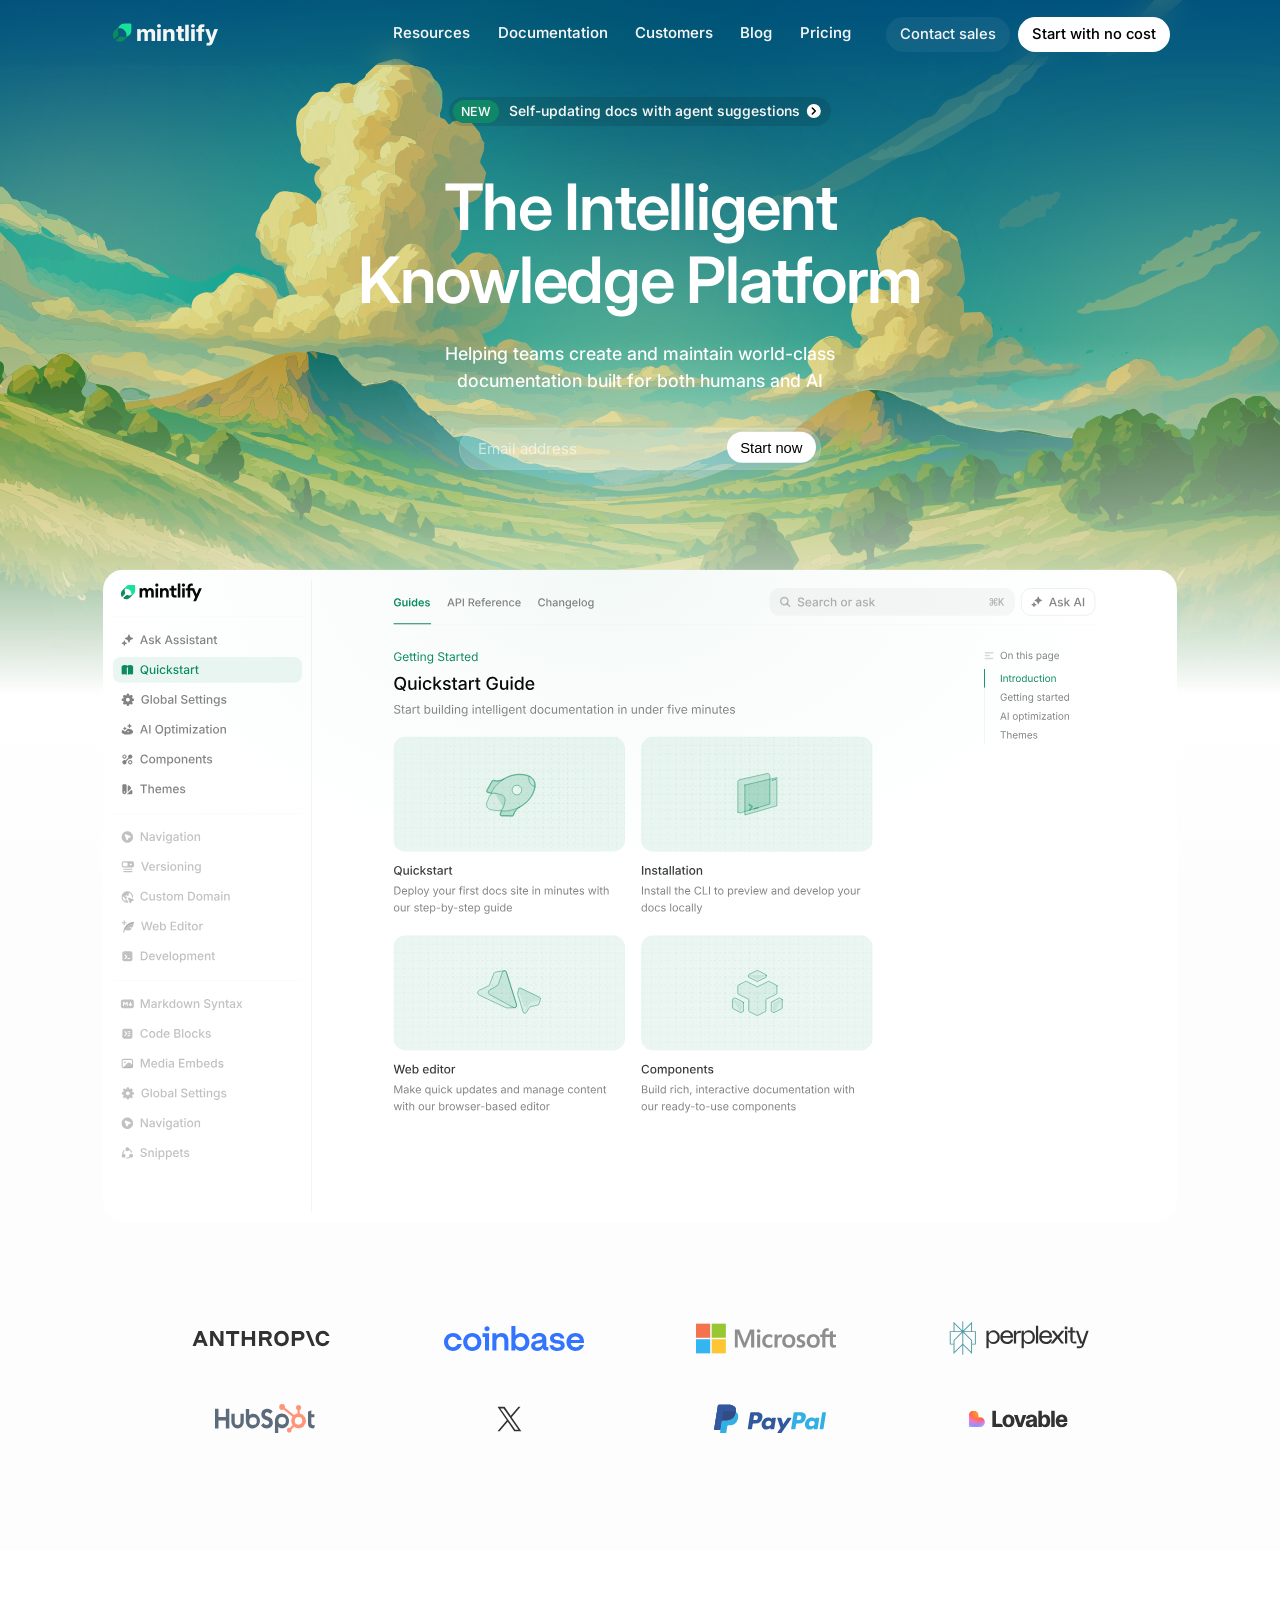
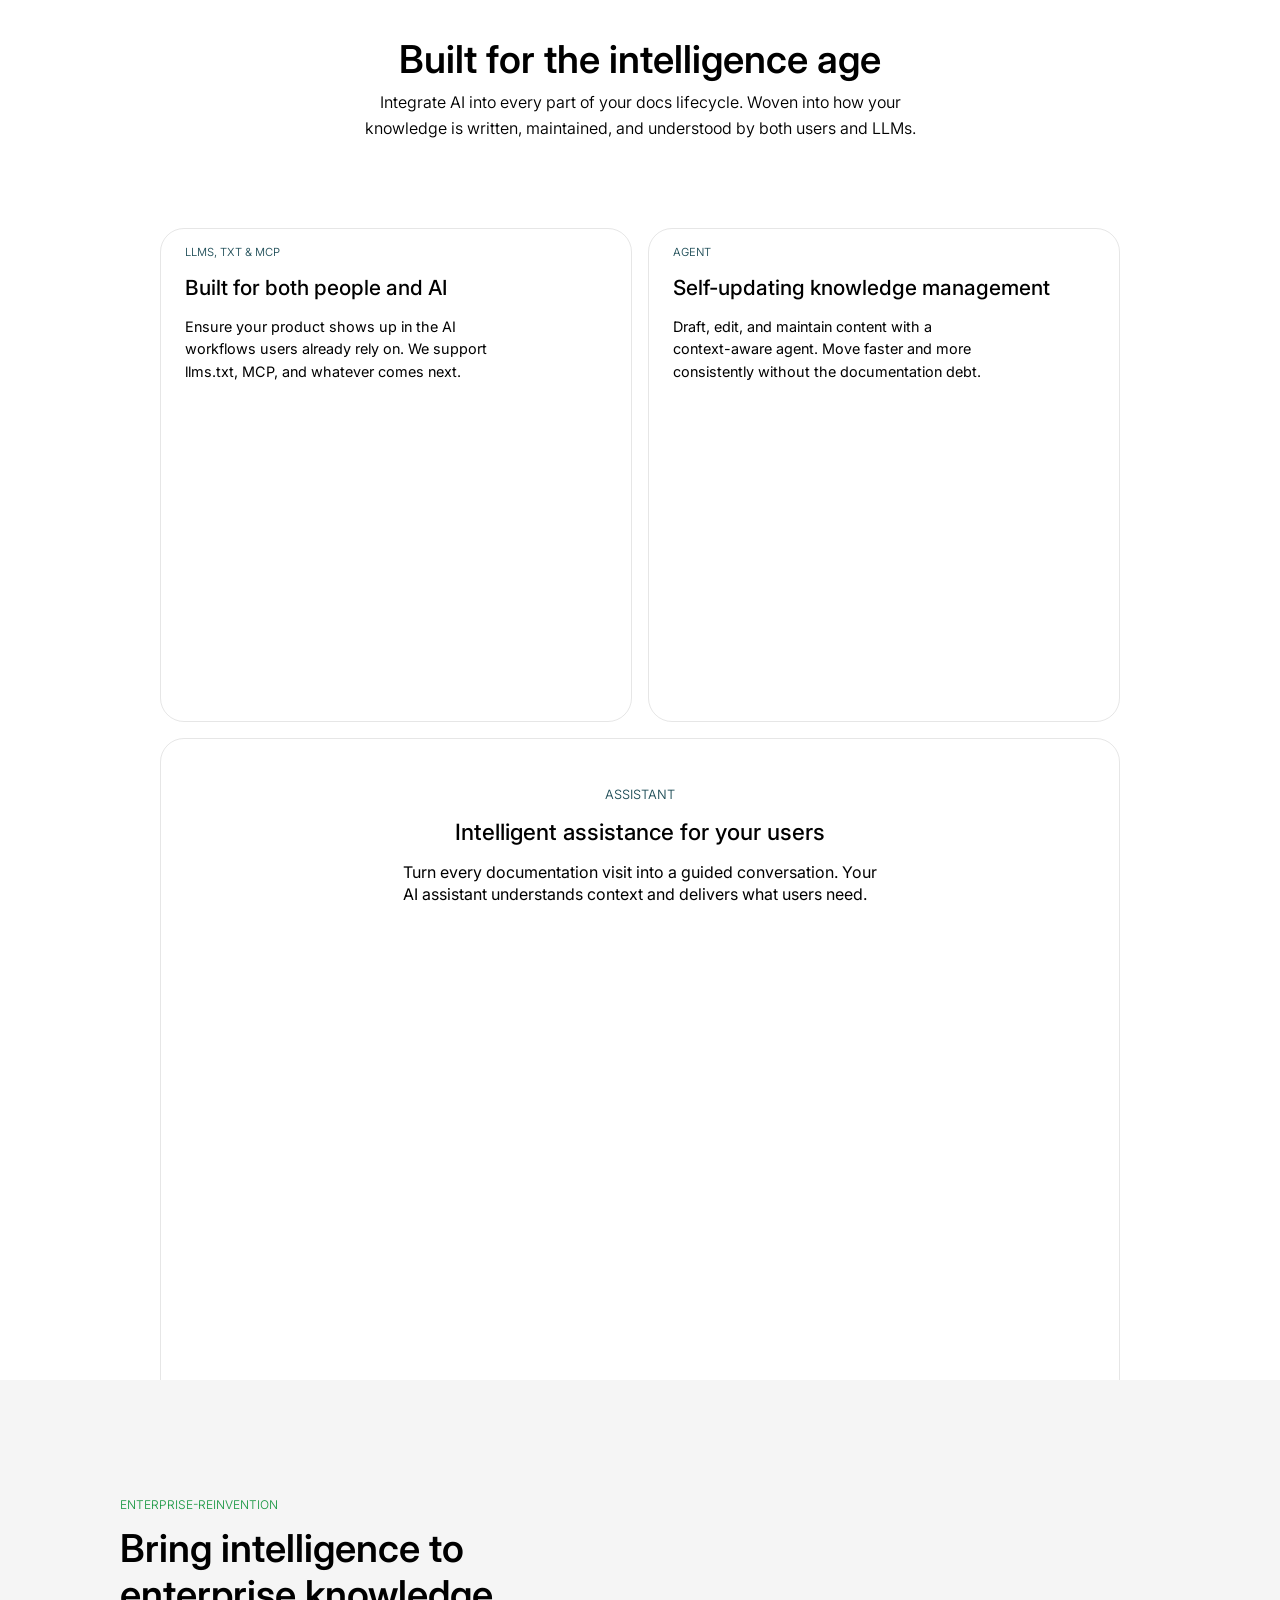
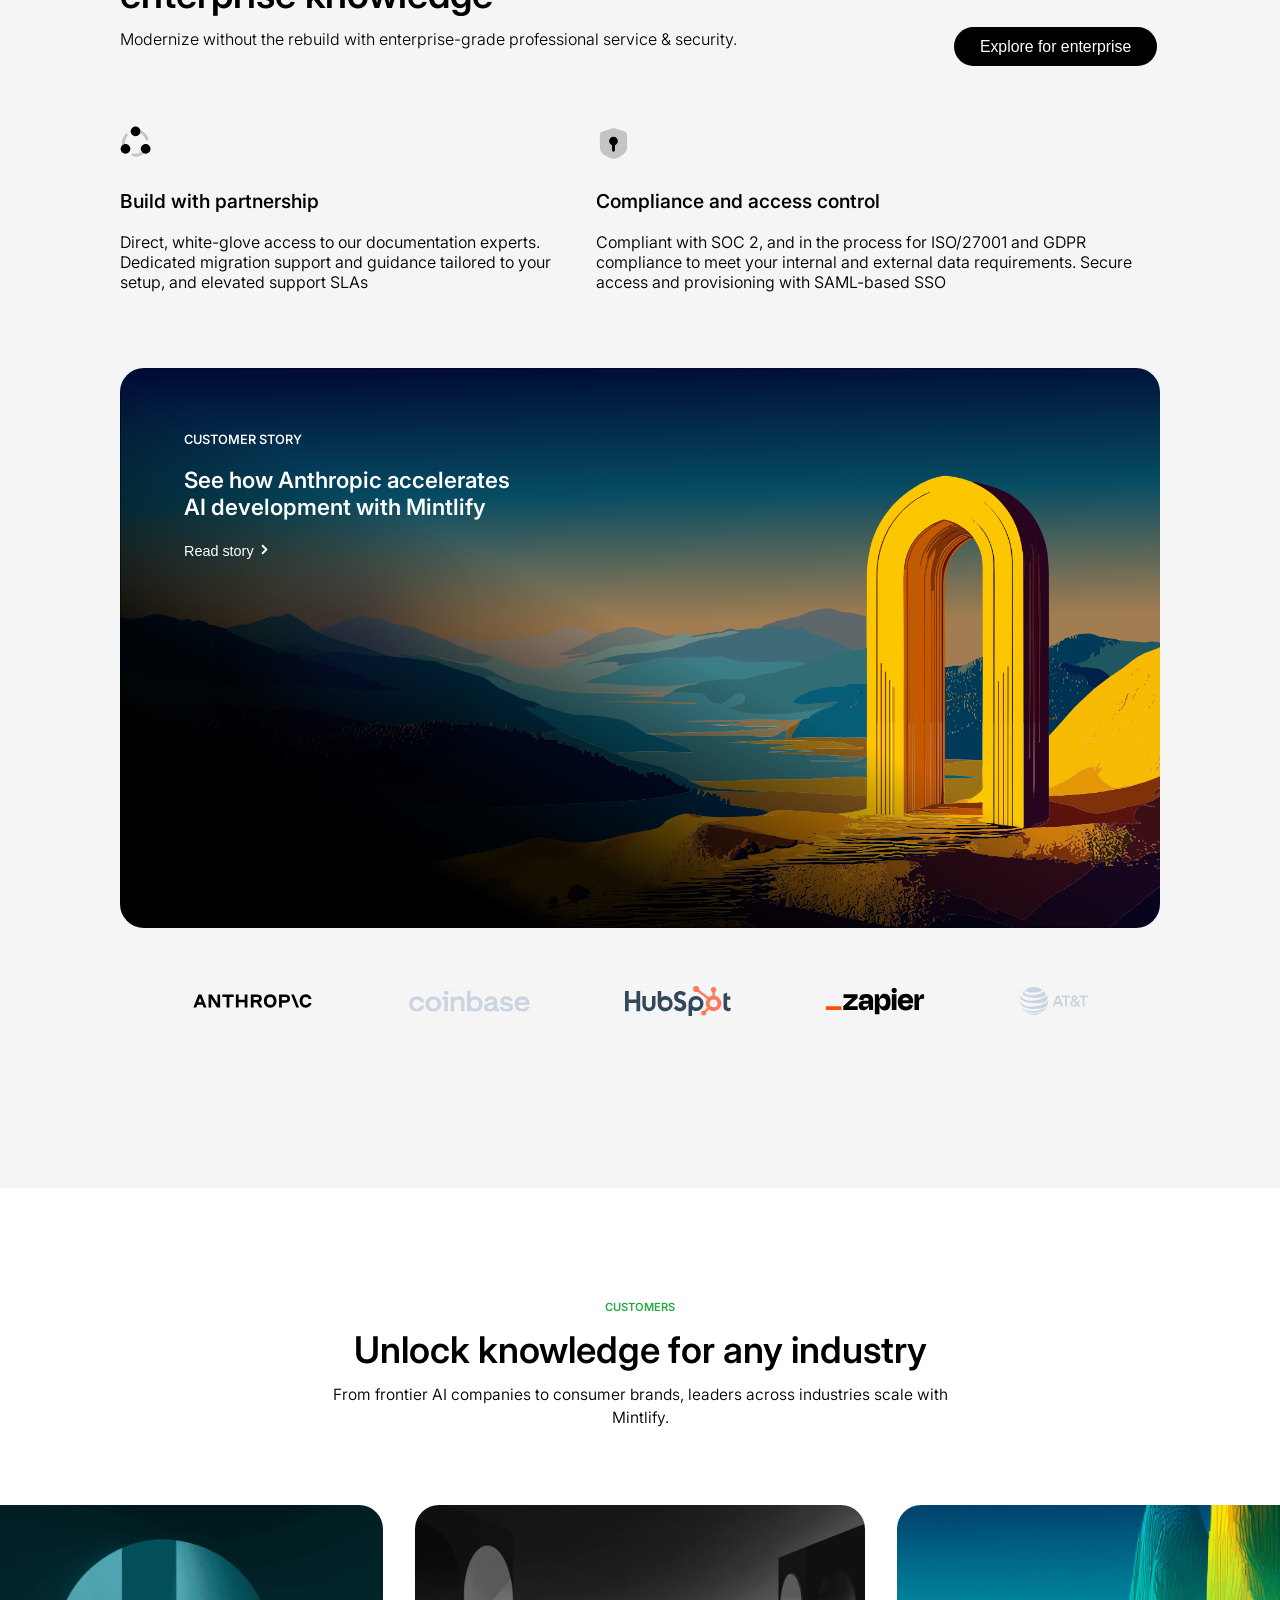
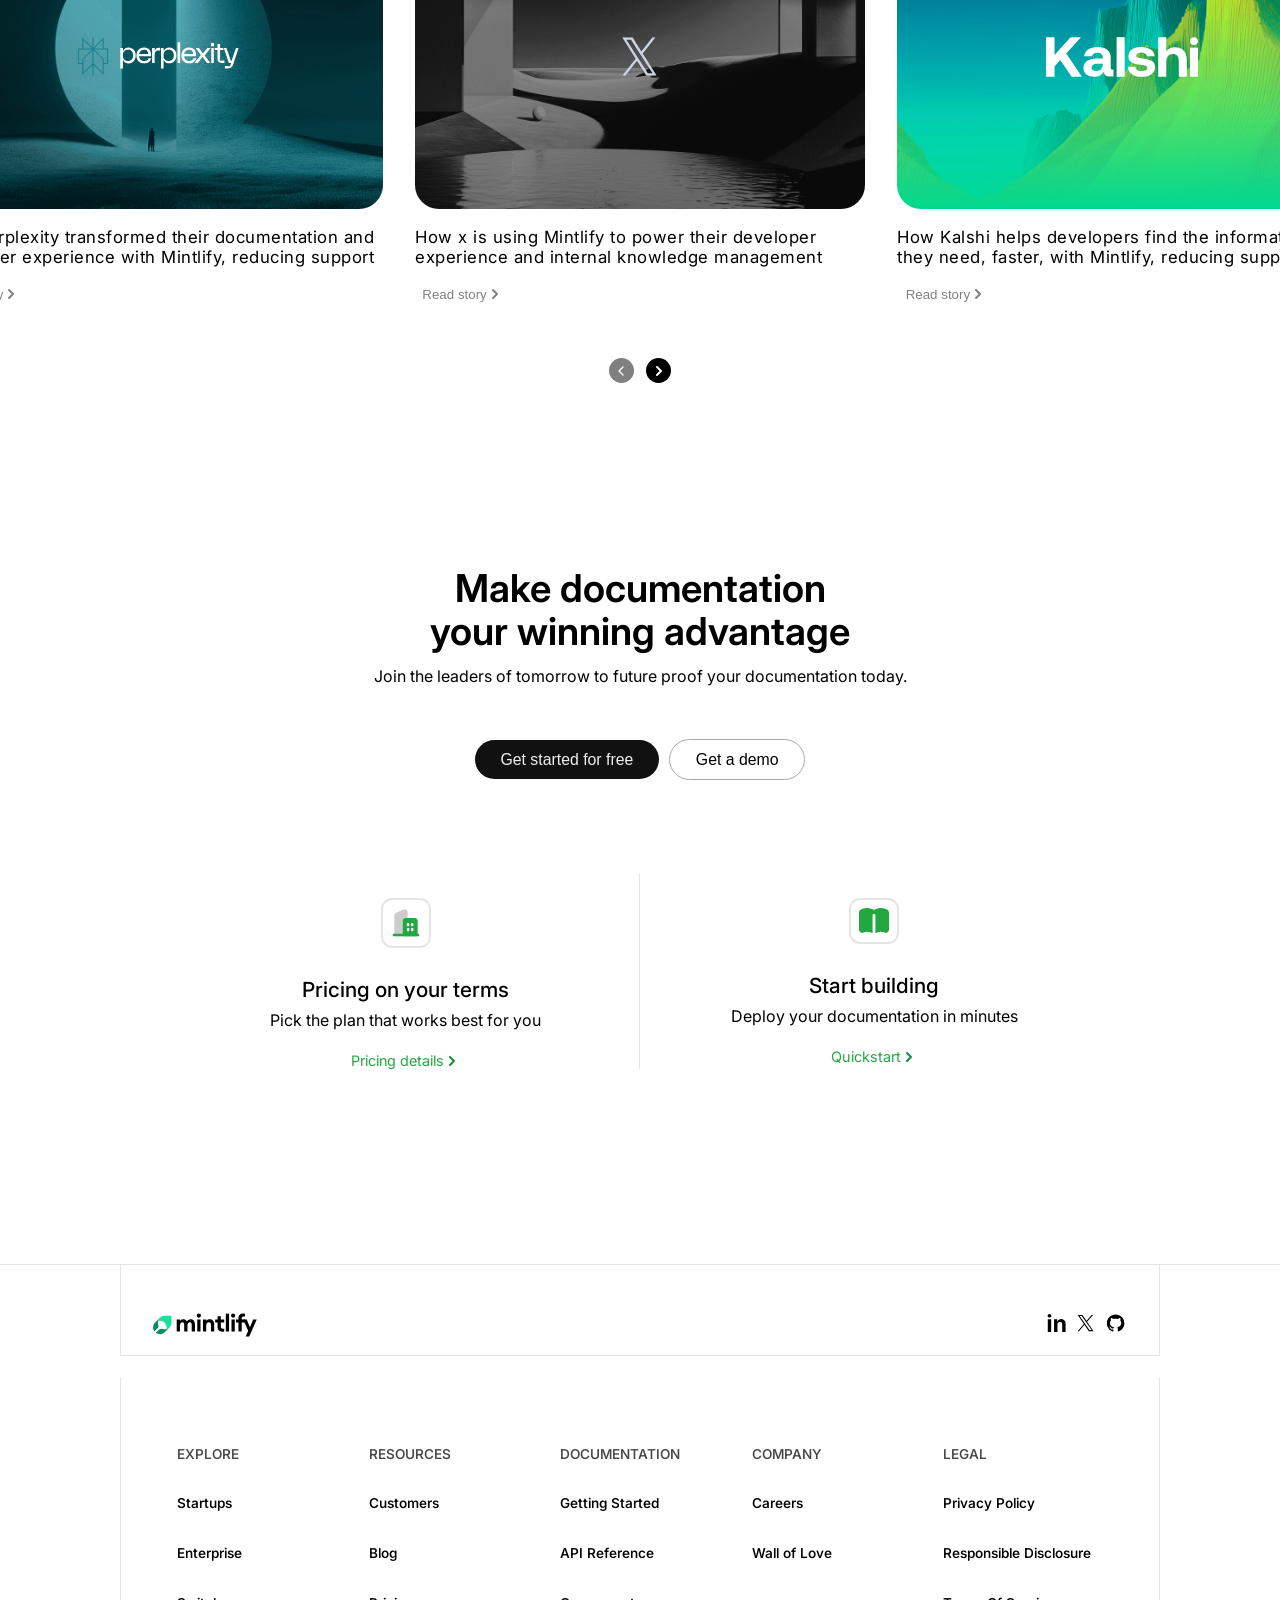
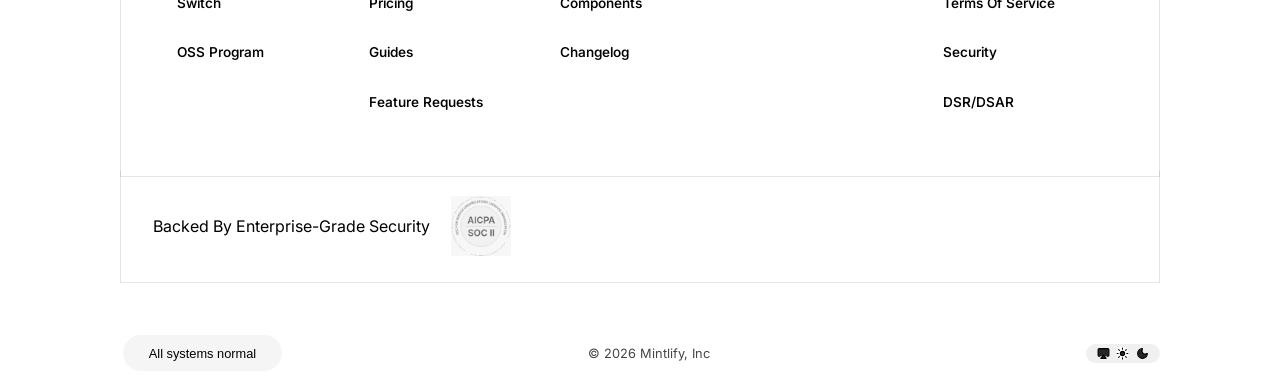
<file: index.html>
<!doctype html>
<html lang="en">

<head>
	<meta charset="UTF-8" />
	<meta name="viewport" content="width=device-width, initial-scale=1.0" />
	<link rel="stylesheet" href="style.css" />
	<link rel="icon" href="assets/favicon.svg">

	<title>Mintlify</title>
</head>

<body>
	<header>
		<div class="nav">
			<div>
				<div class="logo">
					<img src="assets/mintlify-icon.svg" height="19px"><span>mintlify</span>
				</div>
				<div class="button1">
					<button>Resources</button>
					<button>Documentation</button>
					<button>Customers</button>
					<button>Blog</button>
					<button>Pricing</button>
				</div>
			</div>
			<div class="button2">
				<button>Contact sales</button>
				<button>Start with no cost</button>
			</div>
		</div>
		</div>
	</header>



	<section class="hero">
		<img src="assets/bg-light.svg" class="bgimage" alt="bgimage">
		<div class="grad"></div>
		<div class="content">
			<a href="#" class="badge">
				<span>NEW</span>
				<p> Self-updating docs with agent suggestions </p>
				<div class="imgbox"> <img src="assets/chevron-right.svg" alt=">"> </div>

			</a>

			<div class="text">
				<h1 class="heading"> <span>The Intelligent </span> <span>Knowledge Platform</span>
			</div>
			<div class="subtext">
				<h2 class="subheading"> <span> Helping teams create and maintain world-class</span> <span> documentation
						built for both humans
						and AI </span></h2>
			</div>
			<div class="email">
				<form>
					<input type="text" placeholder="Email address" />
					<button>Start now</button>
				</form>
			</div>
			<div class="heroimage">
				<img src="assets/hero-image-light.svg" alt="hero image">
			</div>


		</div>
	</section>

	<main>
		<section class="sponsors">
			<div class="sponsorlogos">
				<img src="assets/anthropic.svg" alt="anthropic">
				<img src="assets/coinbase.svg" alt="coinbase">
				<img src="assets/microsoft.svg" alt="microsoft">
				<img src="assets/pp.svg" alt="perplexity">
				<img src="assets/hubspot.svg" alt="hubspot">
				<img src="assets/x-dark.svg" alt="x">
				<img src="assets/paypal.svg" alt="paypal">
				<img src="assets/lovable.svg" alt="lovable">
			</div>

		</section>

		<section class="desc">
			<strong>Built for the intelligence age</strong>
			<span>Integrate AI into every part of your docs lifecycle. Woven into how your</span><span> knowledge is
				written,
				maintained, and understood by both users and LLMs.</span>
		</section>

		<section class="vid">
			<div class="feat">
				<div class="feat1">
					<h4>LLMS, TXT & MCP</h4>
					<h5>Built for both people and AI</h5>
					<div>
						<span>Ensure your product shows up in the AI</span>
						<span>workflows users already rely on. We support</span>
						<span>llms.txt, MCP, and whatever comes next.</span>
					</div>
					<video width="90%" autoplay muted loop>
						<source src="assets/v1.mp4" type="video/mp4">
					</video>

				</div>
				<div class="feat2">
					<h4>AGENT</h4>
					<h5>
						Self-updating knowledge management
					</h5>
					<div>
						<span>Draft, edit, and maintain content with a </span>
						<span> context-aware agent. Move faster and more </span>
						<span> consistently without the documentation debt.</span>
					</div>

					<video width="90%" autoplay muted loop>
						<source src="assets/v2.mp4" type="video/mp4">
					</video>
				</div>
				<div class="feat3">
					<h4>ASSISTANT</h4>
					<h5> Intelligent assistance for your users </h5>
					<div>
						<span> Turn every documentation visit into a guided conversation. Your</span>
						<span> AI assistant understands context and delivers what users need. </span>
					</div>
					<video width="90%" autoplay muted loop>
						<source src="assets/v3.mp4" type="video/mp4">
					</video>
				</div>
			</div>
		</section>
		<section class="enter">
			<div class="entercontent">
				<div class="top">
					<div class="txt">
						<p style="color: #1A9843; font-size: 0.75rem; ">ENTERPRISE-REINVENTION</p>
						<h4><span>Bring intelligence to </span> <span> enterprise knowledge</span></h4>
						<p>Modernize without the rebuild with enterprise-grade professional service & security.</p>
					</div>
					<div>
						<button><span>Explore for enterprise</span></button>
					</div>
				</div>
				<div class="mid">
					<div>
						<div>
							<img src="assets/shareit.svg" alt="shareit">
						</div>
						<span>Build with partnership</span>
						<p>Direct, white-glove access to our documentation experts. Dedicated migration support and
							guidance
							tailored to your setup, and elevated support SLAs</p>
					</div>
					<div>

						<div>
							<img src="assets/sec.svg" alt="secure">
						</div>
						<span> Compliance and access control </span>
						<p>Compliant with SOC 2, and in the process for ISO/27001 and GDPR compliance to meet your
							internal and external data requirements. Secure access and provisioning with SAML-based SSO
						</p>
					</div>
				</div>
				<div class="bot">
					<div class="botcont">
						<div class="head">
							<span>CUSTOMER STORY</span>
						</div>
						<div class="body">
							<span>See how Anthropic accelerates</span>
							<span>AI development with Mintlify</span>
						</div>

						<div class="foot">
							<button>
								<span>Read story</span>
								<div>
									<img src="assets/chevron-right-light.svg" alt="">
								</div>

							</button>
						</div>

					</div>
				</div>
				<div class="brands">
					<img src="assets/anthropic.svg" alt="anthropic">
					<img src="assets/coingrey.svg" alt="">
					<img src="assets/hubspot.svg" alt="">
					<img src="assets/zapi.svg" alt="">
					<img src="assets/att.svg" alt="">
				</div>

		</section>
		<section class="cards">
			<div class="title">
				<span>CUSTOMERS</span>
				<h4>Unlock knowledge for any industry</h4>
				<span>From frontier AI companies to consumer brands, leaders across industries scale with
				</span><span>Mintlify.</span>
			</div>
			<div class="card">
				<div class="card1">
					<div>
						<img src="assets/pp_white.svg" alt="">
					</div>
					<span>
						How Perplexity transformed their documentation and developer experience with Mintlify, reducing
						support
					</span>
				</div>
				<div class="card2">
					<div>
						<img src="assets/x.svg" alt="">
					</div>
					<span>
						How x is using Mintlify to power their developer experience and internal knowledge management
					</span>
				</div>
				<div class="card3">
					<div>
						<img src="assets/kalshi.svg" alt="">
					</div>
					<span>
						How Kalshi helps developers find the information they need, faster, with Mintlify, reducing
						support

					</span>
				</div>
			</div>
			<div class="read">
				<div>
					<button id="first">Read story <img src="assets/chevron-right-grey.svg" alt=""></button>
				</div>
				<div>
					<button id="second">Read story <img src="assets/chevron-right-grey.svg" alt=""></button>
				</div>
				<div>
					<button id="third">Read story <img src="assets/chevron-right-grey.svg" alt=""></button>
				</div>
			</div>
			<div class="btn">
				<button>
					<img src="assets/chevron-left.svg" alt="">
				</button>
				<button>
					<img src="assets/chevron-right-light.svg" alt="">

				</button>

			</div>
		</section>
		<section class="cta">
			<div class="ctacontent">
				<div class="ctatext">
					<strong>Make documentation</strong>
					<strong>your winning advantage</strong>
					<p>Join the leaders of tomorrow to future proof your documentation today.</p>
				</div>
				<div class="ctabtn">
					<button onclick="window.location.href='welcome.html'">Get started for free</button>
					<button>Get a demo</button>
				</div>

				<div class="ctagrid">
					<div>
						<div>
							<img src="assets/building.svg" alt="">
						</div>
						<strong>Pricing on your terms</strong>
						<span>Pick the plan that works best for you</span>
						<div class="ctabtns">
							<a href="#">Pricing details</a>
							<div> <img src="assets/chevron-right-green.svg" alt=""> </div>

						</div>
					</div>
					<div>
						<div>
							<img src="assets/book.svg" alt="">
						</div>
						<strong>Start building</strong>
						<span>Deploy your documentation in minutes</span>
						<div class="ctabtns">
							<a href="#">Quickstart</a>
							<div> <img src="assets/chevron-right-green.svg" alt=""> </div>

						</div>
					</div>
				</div>
			</div>

		</section>

	</main>

	<footer>
		<div class="content">
			<div class="head">
				<div class="logo">
					<img src="assets/mintu.svg" alt="">
				</div>
				<div>
					<div>
						<img src="assets/linkedin.svg" alt="">
					</div>
					<div>
						<img src="assets/x-dark.svg" alt="">
					</div>
					<div><img src="assets/guthib.svg" alt=""></div>
				</div>
			</div>
			<div class="body">
				<div class="table">
					<a href="#" style="color:#474747">EXPLORE</a>
					<a href="#" style="color:#474747 ;" >RESOURCES</a>
					<a href="#" style="color:#474747 ;" >DOCUMENTATION</a>
					<a href="#" style="color:#474747 ;" >COMPANY</a>
					<a href="#" style="color:#474747 ;" >LEGAL</a>
					<a href="#">Startups</a>
					<a href="#">Customers</a>
					<a href="#">Getting Started</a>
					<a href="#">Careers</a>
					<a href="#">Privacy Policy</a>
					<a href="#">Enterprise</a>
					<a href="#">Blog</a>
					<a href="#">API Reference</a>
					<a href="#">Wall of Love</a>
					<a href="#">Responsible Disclosure</a>
					<a href="#">Switch</a>
					<a href="#">Pricing</a>
					<a href="#">Components</a>
					<a href="#" id="terms">Terms Of Service</a>
					<a href="#">OSS Program</a>
					<a href="#">Guides</a>
					<a href="#">Changelog</a>
					<a href="#" id="security">Security</a>
					<a href="#" id="fr">Feature Requests</a>
					<a href="#" id="dsar">DSR/DSAR</a>
				</div>
			</div>

			<div class="foot">
				<span>Backed By Enterprise-Grade Security</span>
				<div>
					<img src="assets/fotogo.png" alt="">
				</div>
			</div>
			<div class="footest">
				<div class="first">
						<button>All systems normal</button>
					</div>
				<div class="second">
						<span>© 2026 Mintlify, Inc</span>
					</div>
				<div class="third">
						<div class="theme">
							<img src="assets/monitor.svg" alt="">
							<img src="assets/sun.svg" alt="">
							<img src="assets/moon.svg" alt="">
						</div>
					</div>
			</div>
		</div>
	</footer>
	</div>
</body>

</html>
</file>
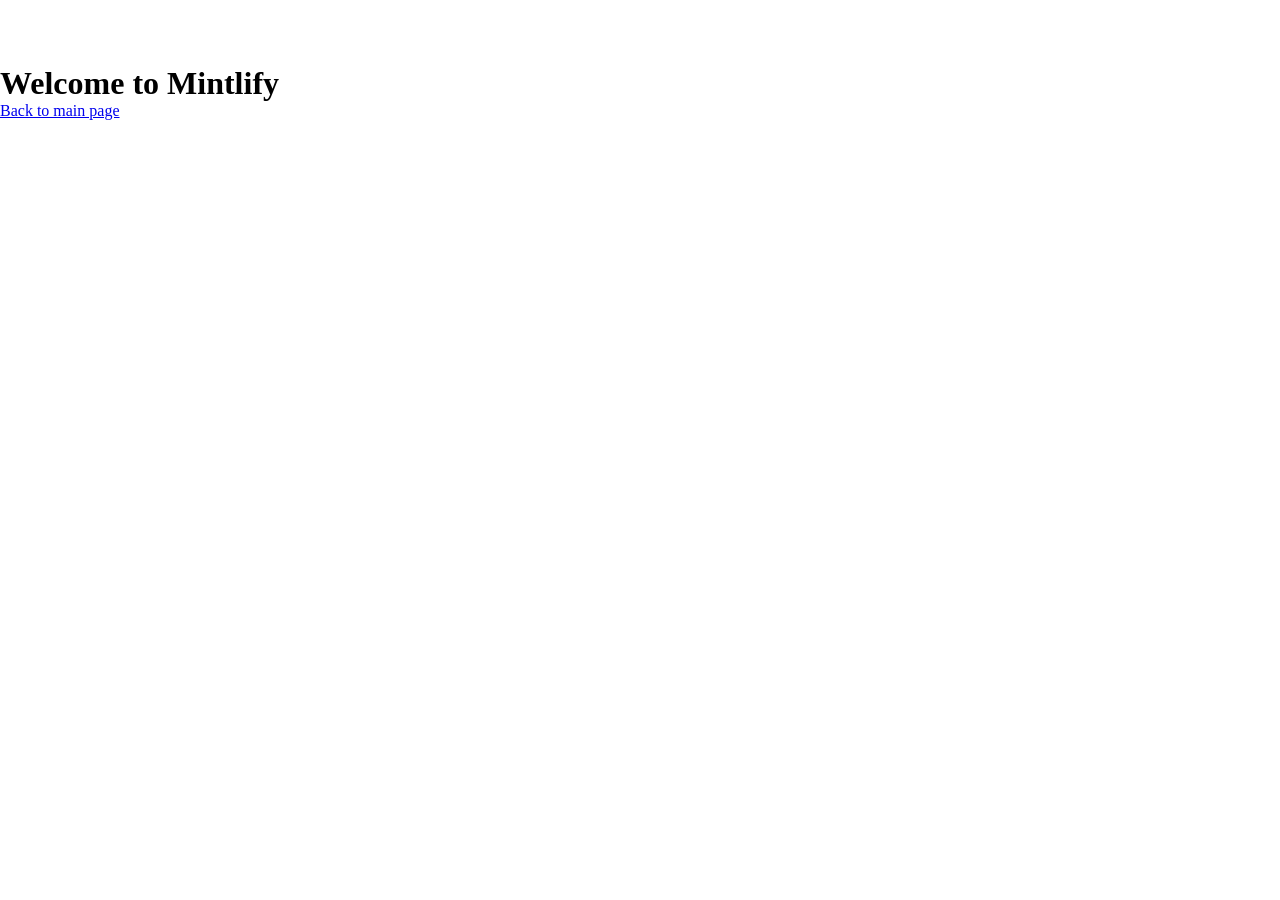
<file: welcome.html>
<!doctype html><html lang="en"><head><meta charset="UTF-8" /><meta name="viewport" content="width=device-width, initial-scale=1.0" /><link rel="stylesheet" href="style.css" /><link rel="icon" href="assets/favicon.svg"><title>Welcome to Mintlify</title></head><body><div class="content"><h1>Welcome to Mintlify</h1><a href="index.html">Back to main page</a></div></body></html>
</file>
<file: style.css>
@import url("https://fonts.googleapis.com/css2?family=Geist+Mono:wght@100..900&family=Inter:ital,opsz,wght@0,14..32,100..900;1,14..32,100..900&display=swap");

:root {
	--bg-color: #f4f5f4;
	--color-darkgreen: #1d4c56;
	--color-lightgreen: #45bc97;
	--color-badge: #96b099;
	--color-brown: #b4ab48;
	--color-darkbrown: #88600e;
	--color-lightbrown: #d1d092;
	--color-subheading: #08090acc;
	--color-blue: #3a88c8;
	--color-sky: #004d74;
	--color-lightpink: #bca794;
	--color-black: #000;
	--font-family: "Inter", sans-serif;

	--text-white: #f4f5f4;
}

* {
	/* restting user-agent stylesheet */
	margin: 0;
	padding: 0;
	box-sizing: border-box;
}

/* --------------------navbar------------------- */
header {
	position: fixed;
	overflow: hidden;
	top: 0;
	left: 0;
	width: 100%;
	border: 3px solid transparent;
	height: 65px;
	z-index: 100;
	backdrop-filter: blur(14px);
}

.nav {
	display: grid;
	border: 3px solid transparent;
	margin: 0 auto;
	grid-template-columns: 2.5fr 1fr;
	align-items: center;
	height: 100%;
	width: 1067px;
	position: sticky;
	top: 0;
	background-color: transparent;
	font-family: var(--font-family);

	z-index: 1;
}

.nav> :nth-child(1) {
	display: flex;
	justify-content: space-between;
	border: 3px solid transparent;
}

.nav> :nth-child(2) {
	display: flex;
	justify-content: flex-end;
	height: 60%;
	gap: 0.5rem;
}

.button1 {
	display: flex;
	justify-content: space-between;
}

.button1>button {
	padding: 8px 13.7px;
	border: none;
	background-color: transparent;
	color: var(--text-white);
	border-radius: 5px;
	cursor: pointer;
	font-family: var(--font-family);
	font-size: 15px;
	font-weight: 550;
	transition: background-color 0.3s ease;
}

.button1>button:hover {
	border-radius: 20px;
	background-color: rgba(255, 255, 255, 0.06);
}

.button2>button {
	height: 35px;
	display: flex;
	align-items: center;
	justify-content: center;
	padding: 7px 14px;
	border: none;
	color: var(--text-white);
	border-radius: 3.6px;
	cursor: pointer;
	font-family: var(--font-family);
	font-weight: 510;
	border-radius: 20px;
	transition: background-color 0.3s ease;
}

.button2>button:first-child {
	background-color: rgba(255, 255, 255, 0.06);
	font-size: 0.92rem;
}

.button2>button:last-child {
	background-color: rgba(255, 255, 255);
	font-size: 0.92rem;
	color: #000;
}

.button2>button:last-child:hover {
	background-color: rgba(215, 215, 225);
}

.nav> :nth-child(1)> :nth-child(1) {
	display: flex;
	align-items: center;
	gap: 4px;
	justify-content: space-between;
	font-family: var(--font-family);
	font-size: 1.4rem;
	font-weight: 750;
	color: var(--text-white);
	cursor: pointer;
}

/* ---------------navbar-ends------------- */

.hero {
	position: relative;
	isolation: isolate;
	height: 100vh;
	width: 100%;
}

.bgimage {
	position: absolute;
	top: -164px;
	left: 50%;
	transform: translateX(-50%);
	width: 100%;
	z-index: -1;
}

.content {
	position: relative;
	top: 65px;
	height: 32rem;
}

/*--------- badge starts ---------*/
.badge {
	display: flex;
	justify-content: space-between;
	padding: 0.18rem 0.25rem;
	padding-right: 0.5rem;
	align-items: center;
	position: absolute;
	top: 2rem;
	left: 50%;
	transform: translate(-50%);
	background-color: rgba(0, 0, 0, 0.11);
	border-radius: 1rem;
	font-family: var(--font-family);
	font-size: 0.78rem;
	font-weight: 550;
	gap: 0.6rem;
	text-decoration: none;
	color: var(--text-white);
}

.badge:hover {
	background-color: rgba(50, 50, 50, 0.11);
}

.badge>span {
	background-color: #108766;
	border-radius: 0.9rem;
	padding: 0.25rem 0.5rem;
}

.badge>p {
	font-size: 0.87rem;
}

.badge>.imgbox {
	display: flex;
	align-items: center;
	justify-content: center;
	align-self: center;
	background-color: #fff;
	border-radius: 100%;
	transform: translateX(-15%);
	width: 14px;
	height: 14px;
}

.badge>.imgbox>img {
	width: 12px;
}

/*----------------- badge ends ---------------*/

.hero>.content>.text {
	position: absolute;
	top: 20%;
	display: flex;
	justify-content: center;
	width: 100%;
}

.hero>.content>.text>h1>span {
	display: block;
}

.hero>.content>.text>h1> :last-child {
	transform: translateY(-0.25rem);
}

.hero>.content>.text>h1 {
	font-family: var(--font-family);
	font-size: 4rem;
	letter-spacing: -0.02em;
	font-weight: 600;
	color: #fff;
	border: 1px solid transparent;
	width: 50rem;
	text-align: center;
}

.hero>.content>.subtext {
	position: absolute;
	top: 50.45%;
	display: flex;
	justify-content: center;
	width: 100%;
	padding: 0.5rem 0;
}

.hero>.content>.subtext>h2>span {
	display: block;
}

.hero>.content>.subtext>h2> :last-child {
	transform: translateY(-0.15rem);
}

.hero>.content>.subtext>h2 {
	width: 50rem;
	border: 1px solid transparent;
	padding: 0.5rem 0;
	font-family: var(--font-family);
	color: #fff;
	text-align: center;
	font-size: 1.11rem;
	font-weight: 480;
	line-height: 1.8rem;
}

/* --------- text area ends --------- */

.content>.email {
	position: absolute;
	top: 68.5%;
	display: flex;
	justify-content: center;
	width: 100%;
	padding: 0.5rem 0;
}

.content>.email>form {
	position: relative;
	z-index: 0;
	display: flex;
	height: 2.5rem;
	width: 22.5rem;
	transform: translateY(0.3rem);

	gap: 0.5rem;
}

.content>.email>form>input {
	width: 100%;
	height: 100%;
	padding: 0.5rem 1.1rem;
	background-color: rgba(255, 255, 255, 0.2);
	border: none;
	border-radius: 1.5rem;
	box-shadow: 0 0 0 1px rgba(255, 255, 255, 0.3);
	font-family: var(--font-family);
	font-size: 0.92rem;
}

.content>.email>form>input::placeholder {
	color: rgba(255, 255, 255, 0.6);
	font-size: 0.94rem;
}

.content>.email>form>button {
	z-index: 1;
	padding: 0.48rem 0.85rem;
	position: absolute;
	right: 0.25rem;
	top: 0.2rem;
	border: none;
	background-color: #fff;
	border-radius: 1.1rem;
	font-size: 0.92rem;
	font-weight: 500;
}

.content>.heroimage {
	display: flex;
	justify-content: center;
	top: 80%;
	position: absolute;
	bottom: 0;
	width: 100%;
	height: auto;
}

.content>.heroimage>img {
	transform: translateY(5.9rem);
	position: absolute;
	border-radius: 1.3rem;
	width: auto;
	height: 653px;
}

.grad {
	background-image: linear-gradient(to bottom,
			rgba(244, 245, 244, 0) 0%,
			rgba(244, 245, 244, 1) 30%);
	position: absolute;
	transform: translateY(650px);
	bottom: 0;
	width: 100%;
	height: 100%;
	opacity: 0.2;
}

/* --------- hero section ends --------- */

main {
	position: absolute;
	top: 1220px;
	width: 100%;
}

.sponsors {
	display: flex;
	justify-content: center;
	align-content: center;
	position: absolute;
	width: 100%;
	height: 20rem;
}

.sponsorlogos>img {
	width: 140px;
	height: auto;
	justify-self: center;
	opacity: 0.8;
	transition: opacity 0.3s ease;
}

.sponsorlogos> :nth-child(5) {
	width: 100px;
	height: 30px;
	align-self: center;
}

.sponsorlogos> :nth-child(6) {
	width: 100px;
	height: 30px;
	align-self: center;
	transform: translateX(0.5rem);
}

.sponsorlogos> :nth-child(7) {
	width: 140px;
	height: 40px;
	align-self: center;
	transform: translateX(0.8rem);
}

.sponsorlogos> :nth-child(8) {
	width: 100px;
	height: 30px;
	align-self: center;
	transform: translateX(0.2rem);
}

.sponsorlogos {
	padding: 2rem 0.87rem;
	display: flex;
	flex-wrap: wrap;
	justify-content: space-evenly;
	column-gap: 6rem;
	row-gap: 2rem;
	position: absolute;
	width: 60rem;
	top: 20%;
	bottom: 20%;
	color: white;
}

/* --------- sponsors section ends --------- */

.desc {
	padding: 0.5rem 0.25rem;
	display: flex;
	flex-direction: column;
	justify-content: center;
	align-items: center;
	position: absolute;
	top: 25rem;
	width: 100%;
	padding: 0.5rem 0;
	font-family: var(--font-family);
}

.desc>strong {
	margin: 0.5rem 0;
	margin-bottom: 0.2rem;
	font-size: 2.4rem;
	font-weight: 580;
	color: var(--color-black);
	margin-bottom: 0.5rem;
}

.desc>span {
	font-size: 1rem;
	font-weight: 350;
	line-height: 1.6rem;
	color: var(--color-black);
	text-align: center;
}

/** -------- descirption section ends --------- */

.vid {
	font-family: var(--font-family);
	position: absolute;
	top: 35rem;
	width: 100%;
	height: 75rem;
	display: flex;
	justify-content: center;
}

.vid>.feat {
	display: grid;
	gap: 1rem;
	grid-template-columns: 1fr 1fr;
	grid-template-rows: 2.5fr 3fr;
	margin: 3rem 0;
	width: 60rem;
}

.vid>.feat>div {
	padding: 1rem 1.5rem;
	border: 1px solid rgba(128, 128, 128, 0.2);
	border-radius: 1.5rem;
}

.vid>.feat>div>h4 {
	font-size: 0.7rem;
	color: var(--color-darkgreen);
	font-weight: 340;
}

.vid>.feat>div>h5 {
	font-size: 1.3rem;
	margin: 1rem 0;
	font-weight: 500;
}

.vid>.feat>div>div>span {
	display: block;
	font-size: 0.9rem;
	line-height: 1.4rem;
}

.vid>.feat>.feat3 {
	grid-column: 1 / 3;
	display: flex;
	flex-direction: column;
	align-items: center;
}

.vid>.feat>div>video {
	margin-top: 5rem;
	margin-left: 1rem;
}

.vid>.feat>.feat2>video {
	margin-top: 8rem;
}

.vid>.feat>.feat3>video {
	margin-top: 5rem;
}

.vid>.feat>.feat3>h5 {
	font-size: 1.4rem;
}

.vid>.feat>.feat3>h4 {
	font-size: 0.8rem;
}

.vid>.feat>.feat3>div>span {
	font-size: 1rem;
}

.vid>.feat>.feat3 {
	padding-top: 3rem;
}

/* --------- video section ends --------- */

.enter {
	position: absolute;
	background-color: #f5f5f5;
	top: 110rem;
	width: 100%;
	height: 88rem;
	display: flex;
	justify-content: center;
	font-family: var(--font-family);
}

.enter>.entercontent {
	position: relative;
	padding: 6.5rem 0;
	display: flex;
	flex-direction: column;
	align-items: center;
	gap: 1.5rem;
	width: 65rem;
}

.enter>.entercontent>.top {
	width: 100%;
}

.enter>.entercontent>.mid>div>img {
	height: 24px;
}

.enter>.entercontent>.mid {
	margin: 2.5rem 0;
	display: flex;
	justify-content: center;
	gap: 1.5rem;
}

.enter>.entercontent>.bot {
	color: #fff;
	display: flex;
	justify-content: flex-start;
	height: 35rem;
	width: 100%;
	background-image: url("assets/entr.png");
	background-size: cover;

	border-radius: 1.5rem;
}

.top>.txt>h4>span {
	display: block;
	font-size: 2.4rem;
	font-weight: 580;
}

.top>.txt>h4 {
	margin: 0.8rem 0;
}

.top>.txt>p {
	margin: 0.8rem 0;
	font-weight: 320;
}

.top>div>button {
	color: #fff;
	position: absolute;
	right: 0.2rem;
	transform: translateY(-35px);
	padding: 0.65rem 1.6rem;
	border: none;
	background-color: rgba(0, 0, 0, 1);
	border-radius: 1.5rem;
	font-size: 0.99rem;
	font-weight: 500;
}

/* --------- enter section top ends --------- */

.mid {
	display: flex;
	justify-self: center;
}

.mid>div {
	display: flex;
	flex-direction: column;
	align-items: start;
	gap: 0.5rem;
}

.mid>div>div>img {
	width: 35px;
}

.mid>div>span {
	font-size: 1.2rem;
	font-weight: 550;
	margin-top: 1rem;
}

.mid>div>p {
	margin: 0.7rem 0;
	font-weight: 350;
}

.bot {
	padding: 4rem;
}

.botcont>.head {
	font-size: 0.8rem;
	font-weight: 550;
	margin-bottom: 0.5rem;
}

.botcont>.body>span {
	display: block;
	font-size: 1.4rem;
	font-weight: 580;
}

.botcont>.body {
	margin: 1.2rem 0;
}

.botcont>.foot>button {
	display: flex;
	justify-content: space-between;
	align-items: center;
	background: none;
	border: none;
	gap: 0.2rem;
}

.botcont>.foot>button>span {
	color: #fff;
	font-size: 0.9rem;
	font-weight: 450;
	line-height: 1.5rem;
}

.botcont>.foot>button>div>img {
	width: 15px;
}

.brands {
	border: 1px solid rgba(255, 255, 255, 0.3);
	display: flex;
	width: 100%;
	justify-content: space-evenly;
	align-items: center;
	gap: 1.5rem;
	margin-top: 2rem;
}

/* --------- enterprise section ends --------- */

.cards {
	position: absolute;
	top: 196rem;
	width: 100%;
	display: flex;
	flex-direction: column;
	align-items: center;
	font-family: var(--font-family);
}

.cards>.title {
	display: flex;
	flex-direction: column;
	align-items: center;
	font-size: 1.4rem;
	font-weight: 580;
	margin-top: 9rem;
	margin-bottom: 2.5rem;
}

.cards>.title>span {
	display: block;
	font-size: 0.7rem;
	margin-bottom: 0.8rem;
	font-weight: 580;
	color: #23a841;
}

.cards>.title>h4 {
	font-size: 2.3rem;
	font-weight: 580;
	margin-bottom: 0.8rem;
}

.cards>.title> :nth-child(3) {
	font-size: 0.97rem;
	font-weight: 350;
	margin-bottom: 0.3rem;
	color: #000;
}

.cards>.title> :nth-child(4) {
	font-size: 0.97rem;
	font-weight: 350;
	color: #000;
}

.cards>.card {
	display: flex;
	justify-content: space-around;
	gap: 2rem;
	padding: 1.5rem 1rem;
	border-radius: 1.5rem;
	border: 1px solid rgba(255, 255, 255, 0.3);
	height: auto;
}

.cards>.card>div>div>img {
	height: 40px;
}

.cards>.card>div {
	position: relative;
	height: 380px;
	width: 450px;
}

.cards>.card>div>div {
	display: flex;
	justify-content: center;
	align-items: center;
	position: absolute;
	width: 100%;
	height: 80%;
	border-radius: 1.5rem;
}

.cards>.card>div>span {
	position: absolute;
	width: 100%;
	bottom: 4%;
	padding: 0.2rem 0;
	letter-spacing: 0.03em;
	font-size: 1.05rem;
	font-weight: 400;
}

.cards>.card>.card1>div {
	background-image: url("assets/blue.png");
	background-size: cover;
}

.cards>.card>.card2>div {
	background-image: url("assets/black.png");
	background-size: cover;
}

.cards>.card>.card3>div {
	background-image: url("assets/green.png");
	background-size: cover;
}

.read {
	display: grid;
	grid-template-columns: 1fr 1fr 1fr;
	transform: translateY(-1.5rem);
	width: 1450px;
}

.read>div>button {
	display: flex;
	justify-content: center;
	align-items: center;
	background: none;
	color: #808088;
	border: none;
}

.read>div>button:hover {
	color: var(--color-darkgreen);
}

.read>div>button>img {
	width: 16px;
}

#first {
	margin-left: 1.5rem;
}

#second {
	margin-left: 1.5rem;
}

#third {
	margin-left: 1.5rem;
}

.cards>.btn {
	display: flex;
}

.cards>.btn>button {
	display: flex;
	justify-content: center;
	align-items: center;
	margin: 2rem 0.4rem;
	background-color: rgba(0, 0, 0, 1);
	border: none;
	height: 25px;
	width: 25px;
	outline: none;
	border-radius: 100%;
	font-size: 0.99rem;
	font-weight: 500;
	color: #fff;
}

.cards>.btn>button>img {
	width: 16px;
}

.cards>.btn> :first-child {
	background-color: grey;
}

/* --------- cards section ends --------- */

.cta {
	display: flex;
	position: absolute;
	top: 255rem;
	width: 100%;
	display: flex;
	justify-content: center;
	font-family: var(--font-family);
}

.cta>.ctacontent {
	padding: 4.5rem 0;
	display: flex;
	flex-direction: column;
	align-items: center;
	gap: 1.5rem;
	width: 65rem;
}

.ctacontent>.ctatext {
	display: flex;
	flex-direction: column;
	align-items: center;
	justify-content: flex-start;
	padding: 0.5rem 0;
	width: 65rem;
}

.ctacontent>.ctatext>strong {
	font-size: 2.4rem;
	font-weight: 620;
	margin-bottom: 1.6rem;
	line-height: 1.1rem;
}

.ctacontent>.ctabtn>button {
	padding: 0.65rem 1.6rem;
	border: none;
	border-radius: 1.5rem;
	margin: 1.3rem 0.2rem;
	font-size: 0.99rem;
	font-weight: 500;
	color: #000;
}

.ctabtn>button:first-child {
	background-color: #111;
	color: #f0f0f0;
}

.ctabtn>button:first-child:hover {
	background-color: #222;
}

.ctabtn>button:last-child {
	background-color: #fff;
	border: 1.5px solid #a8a8a8;
}

.ctabtn>button:last-child:hover {
	background-color: #d6d6d6;
}

.ctagrid {
	display: grid;
	width: 90%;
	margin-top: 3rem;
	grid-template-columns: 1fr 1fr;
}

.ctagrid>div {
	display: flex;
	flex-direction: column;
	align-items: center;
}

.ctagrid> :first-child {
	border-right: 1px solid rgba(5, 5, 5, 0.1);
}

.ctagrid>div>div>img {
	width: 50px;
	height: auto;
	margin: 1.56rem 0;
	padding: 0.5rem;
	border: 2px solid rgba(5, 5, 5, 0.1);
	border-radius: 0.7rem;
}

.ctagrid>div>strong {
	font-size: 1.3rem;
	font-weight: 500;
	margin-bottom: 0.5rem;
}

.ctabtns {
	display: flex;
	align-items: center;
	margin-top: 1.4rem;
}

.ctabtns>div {
	display: flex;
	justify-content: center;
	align-items: center;
}

.ctabtns>a {
	font-size: 0.9rem;
	text-decoration: none;
	color: #23a841;
}

.ctabtns>div>img {
	height: 16px;
}

footer {
	position: absolute;
	top: 379rem;
	width: 100%;
	display: flex;
	justify-content: center;
	border-top: 1px solid rgba(0, 0, 0, 0.1);
	font-family: var(--font-family);
}

footer>.content {
	display: flex;
	flex-direction: column;
	justify-content: space-between;
	align-items: center;
	top: 0;
	width: 65rem;
}

footer>.content>.head {
	display: flex;
	justify-content: space-between;
	padding: 1.1rem 2rem;
	padding-top: 3rem;
	width: 100%;
	font-weight: 550;
	border: 1px solid rgba(0, 0, 0, 0.1);
	border-top: none;
}

footer>.content>.head>div {
	display: flex;
	justify-content: center;
	align-items: flex-end;
	gap: 0.5rem;
}

footer>.content>.body {
	position: relative;
	display: flex;
	flex-direction: column;
	align-items: center;
	padding: 4rem 0;
	width: 100%;
	height: 25rem;
	border: 1px solid rgba(0, 0, 0, 0.1);
	border-top: none;
}

footer>.content>.body>.table {
	position: absolute;
	font-size: 0.85rem;
	font-weight: 550;
	display: grid;
	width: 90%;
	height: auto;
	grid-template-columns: 1fr 1fr 1fr 1fr 1fr;
	grid-template-rows: repeat(6, 1fr);
	gap: 1.5rem;
}

footer>.content>.body>.table>a {
	display: flex;
	align-items: center;
	text-decoration: none;
	padding: 0.8rem 0.25rem;
	height: 24px;
	color: #000;
}

footer>.content>.body>.table>a:hover {
	background-color: rgba(5, 5, 5, 0.1);
	border-radius: 0.5rem;
}

.grey {
	color: #474747;
}

#terms {
	grid-column: 5 / 6;
}

#security {
	grid-column: 5 / 6;
}

#fr {
	grid-column: 2/3;
}

#dsar {
	grid-column: 5/6;
}


footer>.content>.foot {
	position: absolute;
	border: 1px solid rgba(0, 0, 0, 0.1);
	border-top: none;
	display: flex;
	justify-content: start;
	align-items: center;
	gap: 1.3rem;
	width: 100%;
	top: 30rem;
	padding: 1.5rem 3rem;
	margin-top: 1.6rem;
	height: 7rem;
	padding-left: 2rem;
}

footer>.content>.foot>div {
	display: flex;
	justify-content: center;
	align-items: center;
	gap: 0.5rem;
}

footer>.content>.foot>div>img {
	width: 60px;
}

footer>.content>.footest {
	display: flex;
	justify-content: space-between;
	align-items: center;
	width: 100%;
	top: 40.6rem;
	position: absolute;
}

.footest>.first>button {
	color : #000;
	padding: 0.65rem 1.6rem;
	border: none;
	border-radius: 1.5rem;
	background : none;
	margin: 1.3rem 0.2rem;
	font-size: 0.8rem;
	font-weight: 500;
	background-color: rgba(0, 0, 0, 0.04);
}

.footest > .second {
	font-size : 0.8rem;
	color  : #454545;
	transform : translateX(-2.3rem);
}

.footest > .third > .theme {
	display: flex;
	justify-content: space-around;
	background-color: rgba(0, 0, 0, 0.06);
	padding : 0.2rem 0.5rem;
	border-radius: 1.5rem;

}
.footest > .third > .theme > img {
	width: 13px;
	margin : 0 0.2rem;
}
.footest > .third > .theme > :nth-child(2){
	background-color: #fff;
	border-radius: 100%;
}
</file>
